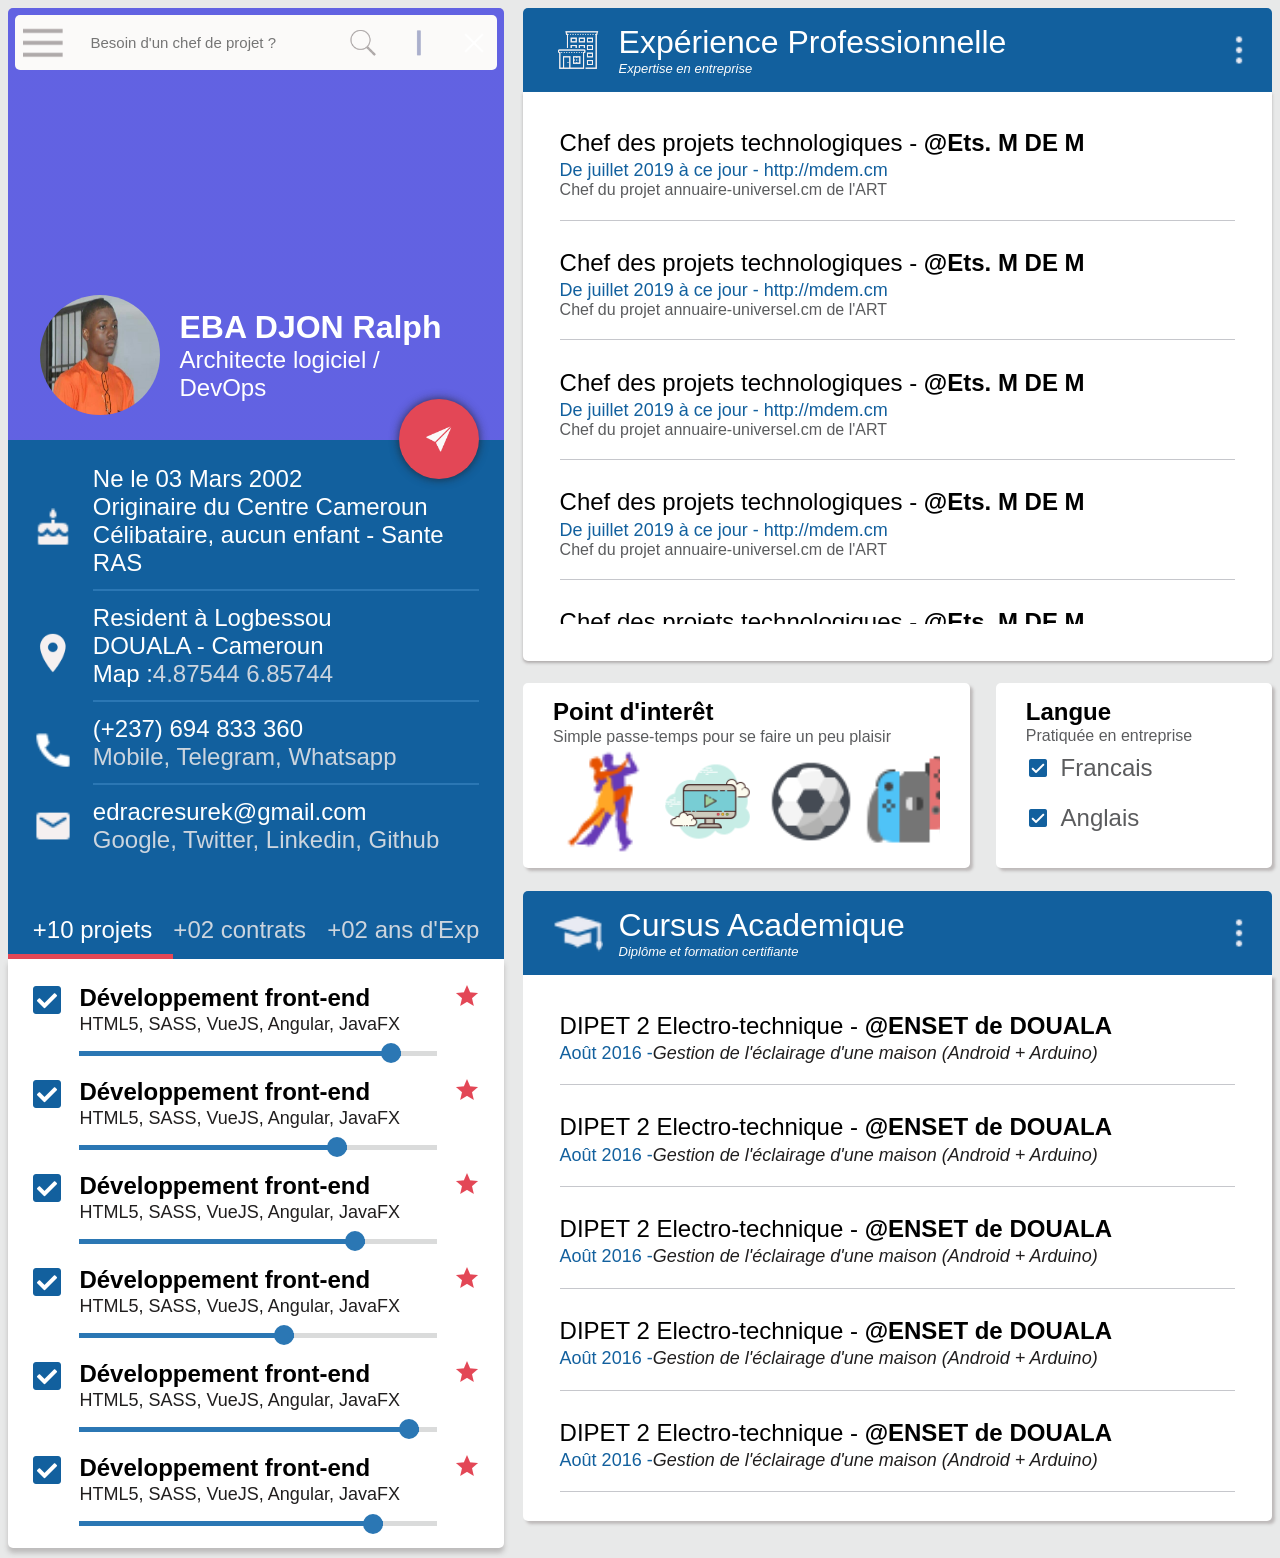
<file: index.html>
<!DOCTYPE html>
<html lang="en">

<head>
    <meta charset="UTF-8">
    <meta http-equiv="X-UA-Compatible" content="IE=edge">
    <meta name="viewport" content="width=device-width, initial-scale=1.0">
    <title>CV EBA Ralph HTML</title>
    <link rel="stylesheet" href="css/finalCV.css">
    <link rel="stylesheet" href="css/finalCVSmall.css">
    <link rel="stylesheet" href="css/slider.css">
    <link rel="stylesheet" href="fontawesome-free-5.11.2-web/css/all.min.css">
</head>

<body style="background-color:#E8E9E9; ">
    <div class="contentAll" id="contentAll">
        <!-- <div class="leftBigOne" id="leftBigOne"> -->
        <!-- <div class="bigger"> -->
        <div class="generalInfo">
            <div class="backgroundPhoto">
                <!-- <img src="image/download5.jpg" alt="" class="theBackgroundPhoto" id="theBackGroundPhoto"> -->
                <div class="searchBar" id="searchBar">
                    <img src="image/menu_filled_50px.png" alt="" class="bigIcon" id="bigIcon">
                    <input type="search" placeholder="Besoin d'un chef de projet ?" class="inputSearchBar">
                    <img src="image/search_50px.png" alt="" class="smallIcon" id="smallIcon">
                    <img src="image/thick_vertical_line_filled_50px.png" alt="" class="smallIcon" id="smallIcon">
                    <img src="image/delete_sign_32px.png" alt="" class="smallIcon" id="smallIcon">
                </div>
                <div class="personnalInfo" id="personnalInfo">
                    <img src="image/photo_2021-11-22_21-35-24.jpg" alt="" class="profilePhoto">
                    <div style="margin-left: 20px;">
                        <div class="nom"> <b> EBA DJON Ralph </b> </div>
                        <div class="simpleText">Architecte logiciel / DevOps</div>
                    </div>
                </div>
            </div>
            <div class="coordonate" id="coordonate">
                <!-- <div class="contentCircleButton"> -->
                <div class="circleButton" id="circleButton">
                    <img src="image/sent_filled_50px.png" alt="" class="sentIcon">
                </div>
                <!-- </div>  -->
                <div class="birthday" id="birthday">
                    <img src="image/birthday_cake_24px.png" alt="" class="bigIcon">
                    <div style="margin-left: 20px; width:100%;">
                        <div class="simpleText">Ne le 03 Mars 2002</div>
                        <div class="simpleText">Originaire du Centre Cameroun</div>
                        <div class="simpleText">Célibataire, aucun enfant - Sante RAS</div>
                        <div class="bottomLine"></div>
                    </div>
                </div>

                <div class="address" id="address">
                    <img src="image/location_filled_50px.png" alt="" class="bigIcon">
                    <div style="margin-left: 20px; width:100%;">
                        <div class="simpleText">Resident à Logbessou </div>
                        <div class="simpleText">DOUALA - Cameroun</div>
                        <div class="oneLineText">
                            <div class="simpleText">Map :</div>
                            <div class="thinText"> 4.87544 6.85744</div>
                        </div>
                        <div class="bottomLine"></div>
                    </div>
                </div>

                <div class="telephone" id="telephone">
                    <img src="image/phone_24px.png" alt="" class="bigIcon">
                    <div style="margin-left: 20px; width:100%;">
                        <div class="simpleText">(+237) 694 833 360</div>
                        <div class="thinText">Mobile, Telegram, Whatsapp</div>
                        <div class="bottomLine"></div>
                    </div>
                </div>
                <div class="mail" id="mail">
                    <img src="image/filled_message_24px.png" alt="" class="bigIcon">
                    <div style="margin-left: 20px; width:100%;">
                        <div class="simpleText">edracresurek@gmail.com </div>
                        <div class="thinText">Google, Twitter, Linkedin, Github</div>
                    </div>
                </div>
            </div>

            <div class="oldProject" id="oldProject">
                <div class="detailOldProjet">
                    <div class="contentSlideBar">
                        <div class="simpleText" style=" margin-bottom: 10px;">+10 projets </div>
                    </div>
                    <div class="thinText " style="margin-bottom: 10px; ">+02 contrats</div>
                    <div class="thinText " style="margin-bottom: 10px; ">+02 ans d'Exp</div>
                </div>
            </div>
            <div class="contentRedBar">
                <div class="redBar "></div>
            </div>
        </div>
        <div class="detailProject" id="detailProject ">
            <div class="checked " id="checked ">
                <!-- <img src="image/checked_checkbox_24px.png " alt=" " class="smallIcon "> -->
                <i class="fas fa-check-square fa-2x " id="myCheck"></i>
                <div class="properlyProject ">
                    <div class="mediumBlackText "><b> Développement front-end </b> </div>
                    <div class="simpleBlackText "> HTML5, SASS, VueJS, Angular, JavaFX</div>
                    <div class="slidecontainer ">
                        <span class="theFulled " style="width: 90%; "></span>
                        <span class="theEmpty " style="right: 10%; "></span>
                    </div>
                </div>
                <div class="contentStar">
                    <img src="image/star_24px.png " alt=" " class="smallStar ">
                </div>
            </div>
            <div class="checked " id="checked ">
                <!-- <img src="image/checked_checkbox_24px.png " alt=" " class="smallIcon "> -->
                <i class="fas fa-check-square fa-2x " id="myCheck"></i>
                <div class="properlyProject ">
                    <div class="mediumBlackText "><b> Développement front-end </b> </div>
                    <div class="simpleBlackText "> HTML5, SASS, VueJS, Angular, JavaFX</div>
                    <div class="slidecontainer ">
                        <span class="theFulled " style="width: 75%; "></span>
                        <span class="theEmpty " style="right: 25%; "></span>
                    </div>
                </div>
                <div class="contentStar">
                    <img src="image/star_24px.png " alt=" " class="smallStar ">
                </div>
            </div>

            <div class="checked " id="checked ">
                <!-- <img src="image/checked_checkbox_24px.png " alt=" " class="smallIcon "> -->
                <i class="fas fa-check-square fa-2x " id="myCheck"></i>
                <div class="properlyProject ">
                    <div class="mediumBlackText "><b> Développement front-end </b> </div>
                    <div class="simpleBlackText "> HTML5, SASS, VueJS, Angular, JavaFX</div>
                    <div class="slidecontainer ">
                        <span class="theFulled " style="width: 80%; "></span>
                        <span class="theEmpty " style="right: 20%; "></span>
                    </div>
                </div>
                <div class="contentStar">
                    <img src="image/star_24px.png " alt=" " class="smallStar ">
                </div>
            </div>
            <div class="checked " id="checked ">
                <!-- <img src="image/checked_checkbox_24px.png " alt=" " class="smallIcon "> -->
                <i class="fas fa-check-square fa-2x " id="myCheck"></i>
                <div class="properlyProject ">
                    <div class="mediumBlackText "><b> Développement front-end </b> </div>
                    <div class="simpleBlackText "> HTML5, SASS, VueJS, Angular, JavaFX</div>
                    <div class="slidecontainer ">
                        <span class="theFulled " style="width: 60%; "></span>
                        <span class="theEmpty " style="right: 40%; "></span>
                    </div>
                </div>
                <div class="contentStar">
                    <img src="image/star_24px.png " alt=" " class="smallStar ">
                </div>
            </div>
            <div class="checked " id="checked ">
                <!-- <img src="image/checked_checkbox_24px.png " alt=" " class="smallIcon "> -->
                <i class="fas fa-check-square fa-2x " id="myCheck"></i>
                <div class="properlyProject ">
                    <div class="mediumBlackText "><b> Développement front-end </b> </div>
                    <div class="simpleBlackText "> HTML5, SASS, VueJS, Angular, JavaFX</div>
                    <div class="slidecontainer ">
                        <span class="theFulled " style="width: 95%;"></span>
                        <span class="theEmpty " style="right: 5%;"></span>
                    </div>
                </div>
                <div class="contentStar">
                    <img src="image/star_24px.png " alt=" " class="smallStar">
                </div>
            </div>
            <div class="checked " id="checked ">
                <!-- <img src="image/checked_checkbox_24px.png " alt=" " class="smallIcon "> -->
                <i class="fas fa-check-square fa-2x " id="myCheck"></i>
                <div class="properlyProject ">
                    <div class="mediumBlackText "><b> Développement front-end </b> </div>
                    <div class="simpleBlackText "> HTML5, SASS, VueJS, Angular, JavaFX</div>
                    <div class="slidecontainer ">
                        <span class="theFulled " style="width: 85%;"></span>
                        <span class="theEmpty " style="right: 15%;"></span>
                    </div>
                </div>
                <div class="contentStar">
                    <img src="image/star_24px.png " alt=" " class="smallStar ">
                </div>
            </div>

        </div>
        <!-- </div> -->
        <!-- </div> -->
        <div class="rigthBigOne " id="rigthBigOne ">
            <div class="titleProfessionalExp " id="titleProfessionalExp ">
                <div class="titleBar ">
                    <div class="imageText ">
                        <img src="image/real_estate_80px.png " alt=" " class="geantIcon ">
                        <div>
                            <div class="titleText ">Expérience Professionnelle</div>
                            <div class="smallWhiteText "> <i>Expertise en entreprise</i></div>
                        </div>
                    </div>
                    <img src="image/menu_2_24px.png " alt=" " class="treeDots ">

                </div>
            </div>
            <div class="contentScroll ">
                <div class="scrollOne ">
                    <div class="listProfessionalExp " id="listProfessionalExp ">
                        <div class="mediumBlackText ">Chef des projets technologiques - <b> @Ets. M DE M</b></div>
                        <div class="simpleBlueText ">De juillet 2019 à ce jour - http://mdem.cm</div>
                        <div class="simpleGreyText ">Chef du projet annuaire-universel.cm de l'ART</div>
                        <div class="greyBottomLine "></div>
                    </div>
                    <div class="listProfessionalExp " id="listProfessionalExp ">
                        <div class="mediumBlackText ">Chef des projets technologiques - <b> @Ets. M DE M</b></div>
                        <div class="simpleBlueText ">De juillet 2019 à ce jour - http://mdem.cm</div>
                        <div class="simpleGreyText ">Chef du projet annuaire-universel.cm de l'ART</div>
                        <div class="greyBottomLine "></div>
                    </div>
                    <div class="listProfessionalExp " id="listProfessionalExp ">
                        <div class="mediumBlackText ">Chef des projets technologiques - <b> @Ets. M DE M</b></div>
                        <div class="simpleBlueText ">De juillet 2019 à ce jour - http://mdem.cm</div>
                        <div class="simpleGreyText ">Chef du projet annuaire-universel.cm de l'ART</div>
                        <div class="greyBottomLine "></div>
                    </div>
                    <div class="listProfessionalExp " id="listProfessionalExp ">
                        <div class="mediumBlackText ">Chef des projets technologiques - <b> @Ets. M DE M</b></div>
                        <div class="simpleBlueText ">De juillet 2019 à ce jour - http://mdem.cm</div>
                        <div class="simpleGreyText ">Chef du projet annuaire-universel.cm de l'ART</div>
                        <div class="greyBottomLine "></div>
                    </div>
                    <div class="listProfessionalExp " id="listProfessionalExp ">
                        <div class="mediumBlackText ">Chef des projets technologiques - <b> @Ets. M DE M</b></div>
                        <div class="simpleBlueText ">De juillet 2019 à ce jour - http://mdem.cm</div>
                        <div class="simpleGreyText ">Chef du projet annuaire-universel.cm de l'ART</div>
                        <div class="greyBottomLine "></div>
                    </div>
                </div>
            </div>
            <div class="doubleDiv " id="doubleDiv ">
                <div class="interestPoint " id="interestPoint ">
                    <div class="mediumBlackText "><b>Point d'interêt</b></div>
                    <div class="simpleGreyText " style="padding-bottom: 1%; ">Simple passe-temps pour se faire un peu plaisir</div>
                    <div class="listeImageInteret ">
                        <img src="image/tango_48px.png " alt=" " class="pleasureImage ">
                        <img src="image/tv_show_100px.png " alt=" " class="pleasureImage ">
                        <img src="image/football2_64px.png " alt=" " class="pleasureImage ">
                        <img src="image/nintendo_switch_48px.png " alt=" " class="pleasureImage ">
                        <img src="image/nintendo_gamecube__100px.png " alt=" " class="pleasureImage ">
                        <img src="image/tango_48px.png " alt=" " class="pleasureImage ">
                        <img src="image/tv_show_100px.png " alt=" " class="pleasureImage ">
                        <img src="image/football2_64px.png " alt=" " class="pleasureImage ">
                        <img src="image/nintendo_switch_48px.png " alt=" " class="pleasureImage ">
                        <img src="image/nintendo_gamecube__100px.png " alt=" " class="pleasureImage ">
                    </div>
                </div>
                <div class="language " id="language ">
                    <div class="mediumBlackText "><b>Langue</b></div>
                    <div class="simpleGreyText " style="padding-bottom: 1%; ">Pratiquée en entreprise</div>
                    <div class="contentLanguage">
                        <div class="checkLanguage ">
                            <img src="image/checked_checkbox_24px.png " alt=" ">
                            <div class="bigGreyText ">Francais</div>
                        </div>
                        <div class="checkLanguage ">
                            <img src="image/checked_checkbox_24px.png " alt=" ">
                            <div class="bigGreyText ">Anglais</div>
                        </div>
                    </div>
                </div>
            </div>
            <div class="academicCursusTitle " id="academicCursusTitle ">
                <div class="titleBar ">
                    <div class="imageText ">
                        <img src="image/motarboard_30px.png " alt=" " class="geantIcon ">
                        <div>
                            <div class="titleText ">Cursus Academique</div>
                            <div class="smallWhiteText "> <i>Diplôme et formation certifiante</i></div>
                        </div>
                    </div>
                    <img src="image/menu_2_24px.png " alt=" " class="treeDots ">
                </div>
            </div>
            <div class="contentScrollTwo ">
                <div class="scrollTwo ">
                    <div class="listProfessionalExp " id="listProfessionalExp ">
                        <div class="mediumBlackText ">DIPET 2 Electro-technique - <b> @ENSET de DOUALA</b></div>
                        <div class="dateSpeciality ">
                            <div class="simpleBlueText ">Août 2016 - </div>
                            <div class="simpleBlackText "><i>Gestion de l'éclairage d'une maison (Android + Arduino)</i> </div>
                        </div>
                        <div class="greyBottomLine "></div>
                    </div>
                    <div class="listProfessionalExp " id="listProfessionalExp ">
                        <div class="mediumBlackText ">DIPET 2 Electro-technique - <b> @ENSET de DOUALA</b></div>
                        <div class="dateSpeciality ">
                            <div class="simpleBlueText ">Août 2016 - </div>
                            <div class="simpleBlackText "><i>Gestion de l'éclairage d'une maison (Android + Arduino)</i> </div>
                        </div>
                        <div class="greyBottomLine "></div>
                    </div>
                    <div class="listProfessionalExp " id="listProfessionalExp ">
                        <div class="mediumBlackText ">DIPET 2 Electro-technique - <b> @ENSET de DOUALA</b></div>
                        <div class="dateSpeciality ">
                            <div class="simpleBlueText ">Août 2016 - </div>
                            <div class="simpleBlackText "><i>Gestion de l'éclairage d'une maison (Android + Arduino)</i> </div>
                        </div>
                        <div class="greyBottomLine "></div>
                    </div>
                    <div class="listProfessionalExp " id="listProfessionalExp ">
                        <div class="mediumBlackText ">DIPET 2 Electro-technique - <b> @ENSET de DOUALA</b></div>
                        <div class="dateSpeciality ">
                            <div class="simpleBlueText ">Août 2016 - </div>
                            <div class="simpleBlackText "><i>Gestion de l'éclairage d'une maison (Android + Arduino)</i> </div>
                        </div>
                        <div class="greyBottomLine "></div>
                    </div>
                    <div class="listProfessionalExp " id="listProfessionalExp ">
                        <div class="mediumBlackText ">DIPET 2 Electro-technique - <b> @ENSET de DOUALA</b></div>
                        <div class="dateSpeciality ">
                            <div class="simpleBlueText ">Août 2016 - </div>
                            <div class="simpleBlackText "><i>Gestion de l'éclairage d'une maison (Android + Arduino)</i> </div>
                        </div>
                        <div class="greyBottomLine "></div>
                    </div>
                    <div class="listProfessionalExp " id="listProfessionalExp ">
                        <div class="mediumBlackText ">DIPET 2 Electro-technique - <b> @ENSET de DOUALA</b></div>
                        <div class="dateSpeciality ">
                            <div class="simpleBlueText ">Août 2016 - </div>
                            <div class="simpleBlackText "><i>Gestion de l'éclairage d'une maison (Android + Arduino)</i> </div>
                        </div>
                        <div class="greyBottomLine "></div>
                    </div>
                </div>
            </div>
        </div>
    </div>
</body>

</html>
</file>
<file: css/finalCV.css>
.contentAll {
        height: 1500px;
        width: 100%;
        display: grid;
        /* margin-bottom: 150px; */
        grid-template-columns: 39.25% 59.25%;
        grid-column-gap: 1.5%;
        grid-template-areas: "generalInfo rigthBigOne" "detailProject rigthBigOne""detailProject rigthBigOne";
    }
    
    .generalInfo {
        grid-area: generalInfo;
    }
    
     ::-webkit-scrollbar {
        width: 8px;
    }
    
     ::-webkit-scrollbar-track {
        box-shadow: inset 0 0 5px #E8E9E9;
        border-radius: 10px;
        border-left: 3px solid transparent;
        border-right: 3px solid transparent;
    }
    
     ::-webkit-scrollbar-thumb {
        background: #4D4D4D;
        border-radius: 20px;
    }
    
    .leftBigOne {
        /* width: 42%; */
        margin-right: 1.5%;
        border-radius: 5px 5px 5px 5px;
        box-shadow: 0px 5px 5px rgba(138, 133, 133, 0.459);
    }
    
    .bigger {
        border-radius: 5px;
        height: 100%;
        background-color: white;
    }
    
    .contentImage {}
    
    .backgroundPhoto {
        /* background-image: url("../image/download5.jpg"); */
        background: linear-gradient(rgba(32, 32, 221, 0.5), rgba(32, 32, 221, 0.5));
        /* background: url("../image/photo_2021-11-22_21-34-47.jpg"); */
        background-size: cover;
        width: 97%;
        /* height: 26.75%; */
        border-radius: 5px 5px 0px 0px;
        padding-inline: 1.5%;
        opacity: 0, 5;
        box-shadow: inset 500px 0px 0px 500px rgba(32, 32, 221, 0.336);
        display: flex;
        flex-flow: column;
        justify-content: space-between;
        align-items: center;
        padding-bottom: 5%;
        padding-top: 1.5%;
        height: 400px;
    }
    
    .theBackgroundPhoto {}
    
    .searchBar {
        background-color: #FBFAF9;
        width: 97%;
        height: 10%;
        border-radius: 5px;
        display: flex;
        flex-flow: row;
        align-items: center;
        justify-content: space-between;
        padding: 1.5%;
    }
    
    .inputSearchBar {
        height: 100%;
        border-style: none;
        background-color: #FBFAF9;
        outline: none;
        font-size: 15px;
        width: 50%;
    }
    
    .bigIcon {
        width: 40px;
        height: 40px;
    }
    
    .smallIcon {
        width: 30px;
        height: 30px;
    }
    
    .profilePhoto {
        border-radius: 50%;
        width: 120px;
        height: 120px;
    }
    
    .personnalInfo {
        display: flex;
        /* margin-top: 150px; */
        /* margin-left: 30px; */
        flex-flow: row;
        align-items: center;
        width: 90%;
    }
    
    .contentSlideBar {
        display: flex;
        flex-flow: column;
        justify-content: space-between;
    }
    
    .contentRedBar {
        width: 100%;
        background-color: #12609E;
    }
    
    .nom {
        font-size: xx-large;
        color: white;
        font-family: Arial, Helvetica, sans-serif;
    }
    
    .simpleText {
        font-size: x-large;
        color: white;
        font-family: Arial, Helvetica, sans-serif;
    }
    
    .thinText {
        font-size: x-large;
        color: rgba(238, 234, 234, 0.849);
        font-family: Arial, Helvetica, sans-serif;
        font-weight: 100;
    }
    
    .oneLineText {
        display: flex;
        flex-direction: row;
    }
    /* 
.contentCircleButton {
    display: flex;
    justify-content: end;
} */
    
    .sentIcon {
        width: 30px;
        height: 30px;
        position: absolute;
        margin: auto;
        top: 0px;
        right: 0px;
        left: 0px;
        bottom: 0px;
    }
    
    .sentedIcon {
        width: 0px;
        height: 0px;
        position: absolute;
        margin: auto;
        top: 0px;
        right: 0px;
        left: 0px;
        bottom: 0px;
        opacity: 0%;
    }
    
    .circleButton {
        background-color: #E34756;
        border-style: none;
        border-radius: 100%;
        position: absolute;
        width: 80px;
        height: 80px;
        align-items: center;
        justify-content: center;
        box-shadow: 0px 0px 10px rgba(28, 28, 29, 0.767);
        /* margin-top: -5%; */
        top: -10%;
        right: 5%;
        /* -webkit-animation-name: cssAnimation; */
    }
    
    .circleButton:hover {
        background-color: #a7333f;
        box-shadow: 0px 0px 10px rgba(182, 182, 194, 0.767);
        -webkit-animation-name: cssAnimation;
        -webkit-animation-duration: 0.75s;
        -webkit-animation-timing-function: ease;
        -webkit-animation-fill-mode: forwards;
        -webkit-transform: rotate(-90deg);
    }
    
    @-webkit-keyframes cssAnimation {
        from {
            -webkit-transform: rotate(0deg);
        }
        to {
            -webkit-transform: rotate(-90deg);
        }
    }
    
    .activeCircleButton {
        background-color: #E34756;
        border-style: none;
        border-radius: 100%;
        position: absolute;
        width: 80px;
        height: 80px;
        align-items: center;
        justify-content: center;
        box-shadow: 0px 0px 10px rgba(48, 48, 77, 0.767);
        /* margin-top: -5%; */
        top: -10%;
        right: 5%;
        /* -webkit-animation-name: cssAnimationtwo; */
    }
    
    .activeCircleButton:hover {
        background-color: #a7333f;
        box-shadow: 0px 0px 10px rgba(182, 182, 194, 0.767);
        -webkit-animation-name: cssAnimationtwo;
        -webkit-animation-duration: 0.75s;
        -webkit-animation-timing-function: ease;
        -webkit-animation-fill-mode: forwards;
    }
    
    @-webkit-keyframes cssAnimationtwo {
        from {
            -webkit-transform: rotate(-90deg);
        }
        to {
            -webkit-transform: rotate(-180deg);
        }
    }
    
    .unactiveImage {
        opacity: 0%;
        width: 30px;
        height: 30px;
        position: absolute;
        margin: auto;
        top: 0px;
        right: 0px;
        left: 0px;
        bottom: 0px;
        transition-duration: 1s;
    }
    
    .deleteIcon {
        opacity: 0%;
        width: 30px;
        height: 30px;
        position: absolute;
        margin: auto;
        top: 0px;
        right: 0px;
        left: 0px;
        bottom: 0px;
        transition-duration: 1s;
    }
    
    .activeImage {
        opacity: 100%;
        width: 30px;
        height: 30px;
        position: absolute;
        margin: auto;
        top: 0px;
        right: 0px;
        left: 0px;
        bottom: 0px;
        transition-duration: 1s;
    }
    
    .smallCircleButtonOne {
        background-color: #eef3ff;
        border-style: none;
        border-radius: 100%;
        position: absolute;
        width: 50px;
        height: 50px;
        align-items: center;
        justify-content: center;
        box-shadow: 0px 0px 10px rgba(28, 28, 29, 0.767);
        /* margin-top: -5%; */
        top: -7.5%;
        right: 7.5%;
        /* -webkit-animation-name: cssAnimationtwo; */
        transition-duration: 0.5s;
    }
    
    .smallCircleButtonTwo {
        background-color: #eef3ff;
        border-style: none;
        border-radius: 100%;
        position: absolute;
        width: 50px;
        height: 50px;
        align-items: center;
        justify-content: center;
        box-shadow: 0px 0px 10px rgba(28, 28, 29, 0.767);
        top: -7.5%;
        right: 7.5%;
        transition-duration: 0.5s;
    }
    
    .smallCircleButtonTree {
        background-color: #eef3ff;
        border-style: none;
        border-radius: 100%;
        position: absolute;
        width: 50px;
        height: 50px;
        align-items: center;
        justify-content: center;
        box-shadow: 0px 0px 10px rgba(28, 28, 29, 0.767);
        top: -7.5%;
        right: 7.5%;
        transition-duration: 0.5s;
    }
    
    .activeSmallCircleButtonOne {
        background-color: #eef3ff;
        border-style: none;
        border-radius: 100%;
        position: absolute;
        width: 50px;
        height: 50px;
        align-items: center;
        justify-content: center;
        box-shadow: 0px 0px 10px rgba(28, 28, 29, 0.767);
        top: -7.5%;
        right: 7.5%;
        transition-duration: 0.5s;
        transform: translateX(-300%) rotate(-360deg);
    }
    
    .activeSmallCircleButtonOne:hover {
        background-color: #E34756;
    }
    
    .activeSmallCircleButtonTwo {
        background-color: #eef3ff;
        border-style: none;
        border-radius: 100%;
        position: absolute;
        width: 50px;
        height: 50px;
        align-items: center;
        justify-content: center;
        box-shadow: 0px 0px 10px rgba(28, 28, 29, 0.767);
        top: -7.5%;
        right: 7.5%;
        transition-duration: 0.5s;
        transform: translateX(-150%) rotate(-360deg);
    }
    
    .activeSmallCircleButtonTwo:hover {
        background-color: #E34756;
    }
    
    .activeSmallCircleButtonTree {
        background-color: #eef3ff;
        border-style: none;
        border-radius: 100%;
        position: absolute;
        width: 50px;
        height: 50px;
        align-items: center;
        justify-content: center;
        box-shadow: 0px 0px 10px rgba(28, 28, 29, 0.767);
        top: -7.5%;
        right: 7.5%;
        transition-duration: 0.5s;
        transform: translateX(-450%) rotate(-360deg);
    }
    
    .activeSmallCircleButtonTree:hover {
        background-color: #E34756;
    }
    
    .loadingImage {
        -webkit-animation: loadingImage 2s linear infinite;
        animation: loadingImage 2s linear infinite;
        opacity: 0%;
    }
    
    .loadingImageActive {
        -webkit-animation: loadingImage 1s steps(8) infinite;
        animation: loadingImage 1s steps(8) infinite;
        opacity: 100%;
    }
    
    .appearImage {
        -webkit-animation: loadingImage 0.5s linear 1;
        animation: loadingImage 0.5s linear 1;
        font-size: 5em;
    }
    
    .appeaurToloadingImageActive {
        -webkit-animation: loadingImage 1s steps(8) infinite;
        animation: loadingImage 1s steps(8) infinite;
        font-size: 5em;
    }
    
    @-webkit-keyframes loadingImage {
        0% {
            -webkit-transform: rotate(0deg);
            transform: rotate(0deg);
        }
        to {
            -webkit-transform: rotate(1turn);
            transform: rotate(1turn);
        }
    }
    
    .contentTwoSmallForms {
        display: flex;
    }
    
    .pdfBigImage {
        width: 100px;
        height: 100px;
        border-style: none;
        background-color: transparent;
        font-size: 5em;
        color: #12609E;
    }
    
    .pdfBigImage:hover {
        width: 100px;
        height: 100px;
        border-style: none;
        background-color: rgba(128, 128, 128, 0.219);
        font-size: 5em;
        color: #0b5592;
    }
    
    .bigImageButton {
        display: flex;
        flex-flow: column;
        justify-content: center;
        align-items: center;
    }
    
    .coordonate {
        position: relative;
        flex-flow: column;
        background-color: #12609E;
        width: 90%;
        padding-inline: 5%;
        padding-top: 5%;
    }
    
    .birthday {
        display: flex;
        flex-flow: row;
        width: 100%;
        align-items: center;
    }
    
    .address {
        margin-top: 3%;
        display: flex;
        flex-flow: row;
        width: 100%;
        align-items: center;
    }
    
    .telephone {
        margin-top: 3%;
        display: flex;
        flex-flow: row;
        width: 100%;
        align-items: center;
    }
    
    .mail {
        margin-top: 3%;
        display: flex;
        flex-flow: row;
        width: 100%;
        align-items: center;
    }
    
    .bottomLine {
        margin-top: 3%;
        height: 2px;
        background-color: #2b77b4;
    }
    
    .oldProject {
        display: flex;
        flex-direction: column;
        justify-content: flex-end;
        background-color: #12609E;
        width: 90%;
        height: 100px;
        border-style: none;
        padding-left: 5%;
        padding-right: 5%;
    }
    
    .detailOldProjet {
        display: flex;
        align-items: flex-end;
        justify-content: space-between;
        grid-area: detailProject;
    }
    
    .contentSlideBar {
        display: flex;
        flex-flow: column;
        border-style: none;
    }
    
    .redBar {
        width: 33.33%;
        height: 5px;
        background-color: #E34756;
    }
    
    .detailProject {
        display: flex;
        flex-flow: column;
        background-color: white;
        width: 90%;
        padding-inline: 5%;
        padding-top: 5%;
        box-shadow: 0px 5px 5px rgba(138, 133, 133, 0.459);
    }
    
    .simpleBlackText {
        font-size: large;
        color: rgb(32, 30, 30);
        font-family: Arial, Helvetica, sans-serif;
    }
    
    .checked {
        display: flex;
        justify-content: space-between;
        align-items: center;
        margin-bottom: 5%;
        align-items: flex-start;
    }
    
    .detailProject {
        border-radius: 0px 0px 5px 5px;
    }
    
    .properlyProject {
        display: flex;
        flex-flow: column;
        justify-content: space-between;
        width: 80%;
    }
    
    .rigthBigOne {
        display: flex;
        flex-flow: column;
        /* width: 57%; */
        height: 100%;
        border-radius: 0 0 5px 5px;
        /* box-shadow: 0px 0px 0px 3px rgba(184, 179, 179, 0.884); */
        padding-bottom: 1%;
        grid-area: rigthBigOne;
    }
    
    .titleBar {
        display: flex;
        width: 100%;
        align-items: center;
        justify-content: space-between;
    }
    
    .imageText {
        display: flex;
        width: 70%;
        align-items: center;
    }
    
    .titleProfessionalExp {
        width: 96%;
        background-color: #12609E;
        display: flex;
        align-items: center;
        border-radius: 5px 5px 0px 0px;
        height: 4.5%;
        padding-top: 1%;
        padding-bottom: 1%;
        padding-inline: 2%;
    }
    
    .titleText {
        font-size: xx-large;
        color: rgb(255, 255, 255);
        font-family: Arial, Helvetica, sans-serif;
    }
    
    .geantIcon {
        width: 10%;
        height: 100%;
        margin: 3%;
    }
    
    .mediumBlackText {
        font-size: x-large;
        color: rgb(0, 0, 0);
        font-family: Arial, Helvetica, sans-serif;
        margin-bottom: 0.5%;
    }
    
    .simpleBlueText {
        font-size: large;
        color: #12609E;
        font-family: Arial, Helvetica, sans-serif;
    }
    
    .smallWhiteText {
        font-size: small;
        color: rgb(253, 253, 253);
        font-family: Arial, Helvetica, sans-serif;
    }
    
    .simpleGreyText {
        font-size: medium;
        color: rgb(91, 92, 94);
        font-family: Arial, Helvetica, sans-serif;
    }
    
    .listProfessionalExp {
        background-color: white;
        padding: 2%;
    }
    
    .greyBottomLine {
        margin-top: 3%;
        height: 1px;
        background-color: rgb(198, 199, 204);
    }
    
    .contentScroll {
        display: flex;
        flex-flow: column;
        height: 523.5px;
        border-radius: 0px 0px 5px 5px;
        margin-bottom: 3%;
        padding: 3%;
        background-color: white;
        box-shadow: 0px 2px 3px rgba(168, 163, 163, 0.884);
    }
    
    .scrollOne {
        overflow-y: scroll;
        display: flex;
        flex-flow: column;
        height: 100%;
        border-radius: 0px 0px 5px 5px;
        margin-bottom: 2%;
    }
    
    .scrollOne::-webkit-scrollbar {
        width: 8px;
    }
    
    .scrollOne::-webkit-scrollbar-track {
        box-shadow: inset 0 0 5px rgb(211, 210, 210);
        border-radius: 10px;
        border-left: 3px solid transparent;
        border-right: 3px solid white;
    }
    
    .scrollOne::-webkit-scrollbar-thumb {
        background: #4D4D4D;
        border-radius: 20px;
    }
    
    .doubleDiv {
        display: flex;
        /* align-items: center; */
        justify-content: space-between;
        width: 100%;
        /* height: 400px; */
    }
    
    .interestPoint {
        width: 59%;
        background-color: white;
        border-radius: 5px;
        margin-right: 1.5%;
        padding-inline: 4%;
        display: flex;
        flex-flow: column;
        box-shadow: 3px 3px 3px rgba(184, 179, 179, 0.884);
        padding-top: 2%;
        padding-bottom: 2%;
    }
    
    .pleasureImage {
        width: 50%;
        /* height: 90%; */
    }
    
    .listeImageInteret {
        display: flex;
        width: 100%;
        height: 80%;
        overflow-x: scroll;
    }
    
    .listeImageInteret::-webkit-scrollbar {
        height: 8px;
    }
    
    .listeImageInteret::-webkit-scrollbar-track {
        box-shadow: inset 0 0 5px rgb(211, 210, 210);
        border-radius: 5px;
        border-top: 3px solid white;
        border-bottom: 3px solid white;
    }
    
    .listeImageInteret::-webkit-scrollbar-thumb {
        background: rgb(104, 104, 104);
        border-radius: 20px;
    }
    /* 
.listeImageInteret::-webkit-scrollbar {
    background: transparent;
} */
    
    .language {
        width: 33%;
        background-color: white;
        border-radius: 5px;
        margin-left: 2%;
        padding-top: 2%;
        padding-inline: 4%;
        padding-bottom: 2%;
        box-shadow: 3px 3px 3px rgba(184, 179, 179, 0.884);
    }
    
    .bigGreyText {
        font-size: x-large;
        color: rgb(91, 92, 94);
        font-family: Arial, Helvetica, sans-serif;
        margin-left: 5%;
    }
    
    .checkLanguage {
        display: flex;
        align-items: center;
        margin-top: 3%;
        margin-bottom: 10%;
    }
    
    .contentScrollTwo {
        display: flex;
        flex-flow: column;
        height: 523.5px;
        border-radius: 0px 0px 5px 5px;
        padding-inline: 3%;
        background-color: white;
        box-shadow: 3px 3px 3px rgba(184, 179, 179, 0.884);
        padding-top: 3%;
    }
    
    .scrollTwo {
        overflow-y: scroll;
        display: flex;
        flex-flow: column;
        height: 100%;
        border-radius: 0px 0px 10px 10px;
        margin-bottom: 3%;
    }
    
    .scrollTwo::-webkit-scrollbar {
        width: 8px;
    }
    
    .scrollTwo::-webkit-scrollbar-track {
        box-shadow: inset 0 0 5px rgb(211, 210, 210);
        border-radius: 10px;
        border-left: 3px solid white;
        border-right: 3px solid white;
    }
    
    .scrollTwo::-webkit-scrollbar-thumb {
        background: rgb(104, 104, 104);
        border-radius: 20px;
    }
    
    .academicCursusTitle {
        width: 96%;
        background-color: #12609E;
        display: flex;
        align-items: center;
        border-radius: 5px 5px 0px 0px;
        height: 4.5%;
        margin-top: 3%;
        padding-top: 1%;
        padding-bottom: 1%;
        padding-inline: 2%;
    }
    
    .dateSpeciality {
        display: flex;
    }
    
    .treeDots {
        width: 5%;
        height: 80%;
    }
    
    .listAcademicCursus {}
    
    #myCheck {
        font-size: 2em;
        color: #12609E;
    }
</file>
<file: css/finalCVSmall.css>
@media screen and (max-width: 1000px) {
    .contentAll {
        height: 100%;
        width: 100%;
        display: flex;
        /* margin-bottom: 150px; */
        flex-direction: column;
        justify-content: space-between;
    }
    .generalInfo {
        grid-area: generalInfo;
        order: 1;
        width: 100%;
    }
    .titleProfessionalExp {
        width: 98%;
        background-color: #12609E;
        display: flex;
        align-items: center;
        border-radius: 5px 5px 0px 0px;
        height: 4.5%;
        padding: 1%;
        margin-top: 10px;
    }
    .backgroundPhoto {
        /* background-image: url("../image/download5.jpg"); */
        background: linear-gradient(rgba(32, 32, 221, 0.5), rgba(32, 32, 221, 0.5));
        background: url("../image/photo_2021-11-22_21-34-47.jpg");
        background-size: cover;
        width: 97%;
        height: 78%;
        border-radius: 5px 5px 0px 0px;
        padding: 1.5%;
        opacity: 0, 5;
        box-shadow: inset 500px 0px 0px 500px rgba(32, 32, 221, 0.336);
        display: flex;
        flex-flow: column;
        padding-bottom: 6%;
        padding-top: 1.5%;
        justify-content: space-between;
    }
    .contentScroll {
        display: flex;
        flex-flow: column;
        height: 400px;
        border-radius: 0px 0px 5px 5px;
        margin-bottom: 3%;
        padding: 2%;
        background-color: white;
        box-shadow: 0px 2px 3px rgba(168, 163, 163, 0.884);
    }
    .contentScrollTwo {
        display: flex;
        flex-flow: column;
        height: 400px;
        border-radius: 0px 0px 5px 5px;
        margin-bottom: 3%;
        padding: 2%;
        background-color: white;
        box-shadow: 0px 2px 3px rgba(168, 163, 163, 0.884);
    }
    .birthday {
        display: flex;
        flex-flow: row;
        width: 100%;
        align-items: center;
        margin-top: 20px;
    }
    .leftBigOne {
        width: 100%;
    }
    .rigthBigOne {
        display: flex;
        flex-flow: column;
        width: 100%;
        order: 2;
    }
    .bigIcon {
        width: 25px;
        height: 25px;
    }
    .smallIcon {
        width: 14px;
        height: 14px;
    }
    .simpleText {
        font-size: large;
        color: white;
        font-family: Arial, Helvetica, sans-serif;
    }
    .simpleBlackText {
        font-size: medium;
        color: rgb(32, 30, 30);
        font-family: Arial, Helvetica, sans-serif;
    }
    .mediumBlackText {
        font-size: x-small;
        color: rgb(32, 30, 30);
        font-family: Arial, Helvetica, sans-serif;
        margin-bottom: 0.5%;
    }
    .simpleBlueText {
        font-size: medium;
        color: rgb(105, 118, 238);
        font-family: Arial, Helvetica, sans-serif;
    }
    .titleText {
        font-size: medium;
        color: rgb(255, 255, 255);
        font-family: Arial, Helvetica, sans-serif;
    }
    .mediumBlackText {
        font-size: medium;
        color: rgb(0, 0, 0);
        font-family: Arial, Helvetica, sans-serif;
        margin-bottom: 0.5%;
    }
    .simpleGreyText {
        font-size: small;
        color: rgb(91, 92, 94);
        font-family: Arial, Helvetica, sans-serif;
    }
    .smallStar {
        width: 40%;
        height: 40%;
    }
    .bigGreyText {
        font-size: large;
        color: rgb(91, 92, 94);
        font-family: Arial, Helvetica, sans-serif;
        margin-left: 5%;
    }
    .searchBar {
        background-color: rgb(250, 248, 250);
        width: 95%;
        height: 25%;
        border-radius: 5px;
        display: flex;
        flex-flow: row;
        align-items: center;
        justify-content: space-between;
        padding: 2.5%;
    }
    .profilePhoto {
        border-radius: 50%;
        width: 70px;
        height: 70px;
    }
    .personnalInfo {
        margin-top: 150px;
        display: flex;
        margin-left: 30px;
        flex-flow: row;
        align-items: center;
    }
    .sentIcon {
        width: 20px;
        height: 20px;
        position: absolute;
        margin: auto;
        top: 0px;
        right: 0px;
        left: 0px;
        bottom: 0px;
    }
    .sentedIcon {
        width: 0px;
        height: 0px;
        position: absolute;
        margin: auto;
        top: 0px;
        right: 0px;
        left: 0px;
        bottom: 0px;
        opacity: 0%;
    }
    .circleButton {
        background-color: #E34756;
        border-style: none;
        border-radius: 100%;
        position: absolute;
        width: 45px;
        height: 45px;
        align-items: center;
        justify-content: center;
        box-shadow: 0px 0px 10px rgba(28, 28, 29, 0.767);
        /* margin-top: -5%; */
        top: -7%;
        right: 5%;
    }
    .activeCircleButton {
        background-color: #E34756;
        border-style: none;
        border-radius: 100%;
        position: absolute;
        width: 45px;
        height: 45px;
        align-items: center;
        justify-content: center;
        box-shadow: 0px 0px 10px rgba(28, 28, 29, 0.767);
        /* margin-top: -5%; */
        top: -7%;
        right: 5%;
        /* -webkit-animation-name: cssAnimationtwo; */
    }
    .smallCircleButtonOne {
        background-color: #eef3ff;
        border-style: none;
        border-radius: 100%;
        position: absolute;
        width: 45px;
        height: 45px;
        align-items: center;
        justify-content: center;
        box-shadow: 0px 0px 10px rgba(28, 28, 29, 0.767);
        opacity: 0%;
        /* margin-top: -5%; */
        top: -7%;
        right: 5%;
        /* -webkit-animation-name: cssAnimationtwo; */
        transition-duration: 0.5s;
    }
    .smallCircleButtonTwo {
        background-color: #eef3ff;
        border-style: none;
        border-radius: 100%;
        position: absolute;
        width: 45px;
        height: 45px;
        align-items: center;
        justify-content: center;
        box-shadow: 0px 0px 10px rgba(28, 28, 29, 0.767);
        opacity: 0%;
        top: -7%;
        right: 5%;
        transition-duration: 0.5s;
    }
    .smallCircleButtonTree {
        background-color: #eef3ff;
        border-style: none;
        border-radius: 100%;
        position: absolute;
        width: 45px;
        height: 45px;
        align-items: center;
        justify-content: center;
        box-shadow: 0px 0px 10px rgba(28, 28, 29, 0.767);
        opacity: 0%;
        top: -7%;
        right: 5%;
        transition-duration: 0.5s;
    }
    .activeSmallCircleButtonOne {
        background-color: #eef3ff;
        border-style: none;
        border-radius: 100%;
        position: absolute;
        width: 30px;
        height: 30px;
        align-items: center;
        justify-content: center;
        box-shadow: 0px 0px 10px rgba(28, 28, 29, 0.767);
        top: -5%;
        right: 10.5%;
        opacity: 100%;
        transition-duration: 0.5s;
        transform: translateX(-250%) rotate(-360deg);
    }
    .activeSmallCircleButtonTwo {
        background-color: #eef3ff;
        border-style: none;
        border-radius: 100%;
        position: absolute;
        width: 30px;
        height: 30px;
        align-items: center;
        justify-content: center;
        box-shadow: 0px 0px 10px rgba(28, 28, 29, 0.767);
        top: -5%;
        right: 10.5%;
        opacity: 100%;
        transition-duration: 0.5s;
        transform: translateX(-100%) rotate(-360deg);
    }
    .activeSmallCircleButtonTree {
        background-color: #eef3ff;
        border-style: none;
        border-radius: 100%;
        position: absolute;
        width: 30px;
        height: 30px;
        align-items: center;
        justify-content: center;
        box-shadow: 0px 0px 10px rgba(28, 28, 29, 0.767);
        top: -5%;
        right: 10.5%;
        opacity: 100%;
        transition-duration: 0.5s;
        transform: translateX(-400%) rotate(-360deg);
    }
    .detailProject {
        display: flex;
        flex-flow: column;
        background-color: white;
        width: 97%;
        padding: 1.5%;
        grid-area: detailProject;
        order: 3;
        border-radius: 5px;
    }
    .appearImage {
        -webkit-animation: loadingImage 0.5s linear 1;
        animation: loadingImage 0.5s linear 1;
        font-size: 3em;
    }
    .appeaurToloadingImageActive {
        -webkit-animation: loadingImage 1s steps(8) infinite;
        animation: loadingImage 1s steps(8) infinite;
        font-size: 3em;
    }
    .coordonate {
        position: relative;
        flex-flow: column;
        background-color: #12609E;
        width: 97%;
        padding: 1.5%;
    }
    .doubleDiv {
        display: flex;
        /* align-items: center; */
        justify-content: space-between;
        width: 100%;
        height: 150px;
    }
    .thinText {
        font-size: large;
        color: rgba(238, 234, 234, 0.849);
        font-family: Arial, Helvetica, sans-serif;
        font-weight: 100;
    }
    .oldProject {
        display: flex;
        flex-direction: column;
        justify-content: flex-end;
        background-color: #12609E;
        width: 90%;
        height: 80px;
        border-style: none;
        padding-left: 5%;
        padding-right: 5%;
    }
    .detailOldProjet {
        display: flex;
        align-items: flex-end;
        justify-content: space-between;
    }
    .contentSlideBar {
        display: flex;
        flex-flow: column;
        border-style: none;
    }
    .redBar {
        width: 33.33%;
        height: 5px;
        background-color: #E34756;
    }
    .detailProject {
        display: flex;
        flex-flow: column;
        background-color: white;
        width: 90%;
        padding-inline: 5%;
        padding-top: 5%;
        box-shadow: 0px 5px 5px rgba(138, 133, 133, 0.459);
    }
    .contentStar {
        display: flex;
        justify-content: flex-end;
    }
    #myCheck {
        font-size: 1em;
        color: #12609E;
    }
    .doubleDiv {
        display: flex;
        /* align-items: center; */
        justify-content: center;
        width: 100%;
        height: 300px;
        flex-direction: column;
    }
    .interestPoint {
        width: 92%;
        background-color: white;
        border-radius: 5px;
        margin-right: 0%;
        padding-inline: 4%;
        display: flex;
        flex-flow: column;
        box-shadow: 3px 3px 3px rgba(184, 179, 179, 0.884);
        padding-top: 2%;
        padding-bottom: 2%;
        margin-bottom: 14px;
        height: 44%;
    }
    .pleasureImage {
        width: 50%;
        /* height: 90%; */
    }
    .listeImageInteret {
        display: flex;
        width: 100%;
        height: 80%;
        overflow-x: scroll;
    }
    .language {
        width: 92%;
        background-color: white;
        border-radius: 5px;
        margin-left: 0%;
        padding-top: 2%;
        padding-inline: 4%;
        padding-bottom: 2%;
        box-shadow: 3px 3px 3px rgba(184, 179, 179, 0.884);
        height: 48%;
    }
    .contentLanguage {
        display: flex;
        justify-content: space-around;
    }
    .checkLanguage {
        display: flex;
        align-items: center;
        margin-top: 3%;
        margin-bottom: 0%;
    }
}
</file>
<file: css/slider.css>
.slidecontainer {
    width: 100%;
    position: relative;
    background-color: #dadbdb;
    height: 5px;
    display: flex;
    margin-top: 16px;
}

.theFulled {
    background-color: #2b77b4;
    height: inherit;
    width: 80%;
}

.theEmpty {
    height: 20px;
    width: 20px;
    border-radius: 50%;
    background-color: #2b77b4;
    position: absolute;
    right: 20%;
    top: -7.5px;
}


/* The slider itself */

.slider {
    -webkit-appearance: none;
    /* Override default CSS styles */
    appearance: none;
    width: 100%;
    /* Full-width */
    height: 15px;
    /* Specified height */
    background: #2b77b4;
    /* Grey background */
    outline: none;
    /* Remove outline */
    opacity: 0.7;
    /* Set transparency (for mouse-over effects on hover) */
    -webkit-transition: .2s;
    /* 0.2 seconds transition on hover */
    transition: opacity .2s;
}


/* Mouse-over effects */

.slider:hover {
    opacity: 1;
    /* Fully shown on mouse-over */
}


/* The slider handle (use -webkit- (Chrome, Opera, Safari, Edge) and -moz- (Firefox) to override default look) */

.slider::-webkit-slider-thumb {
    -webkit-appearance: none;
    /* Override default look */
    appearance: none;
    width: 25px;
    /* Set a specific slider handle width */
    height: 25px;
    /* Slider handle height */
    background: #2b77b4;
    /* Green background */
    cursor: pointer;
    /* Cursor on hover */
    border-radius: 50%;
}
</file>
